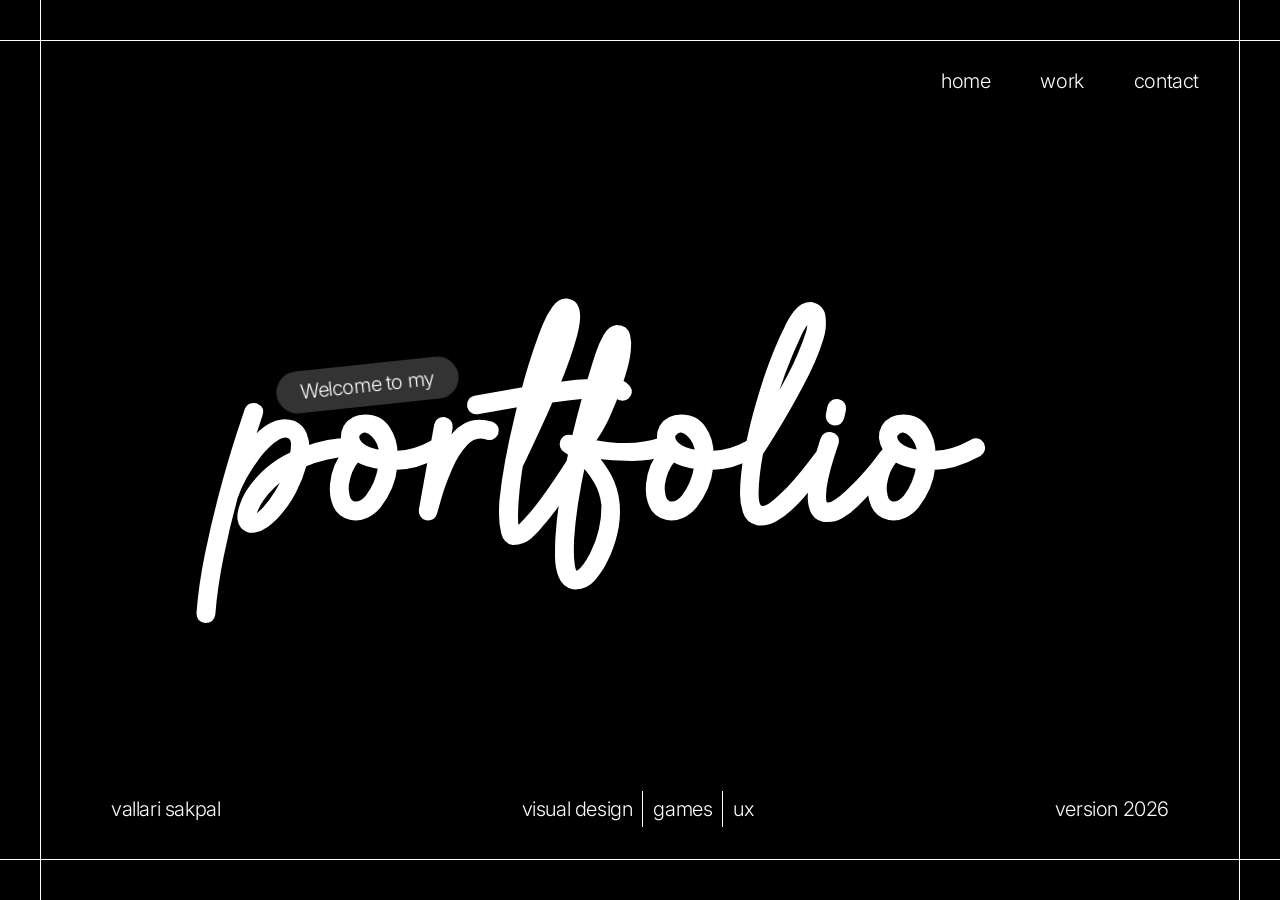
<file: index.html>
<!DOCTYPE html>
<html lang="en">
<head>
  <meta charset="utf-8">
  <meta http-equiv="refresh" content="0; url=portfolio/homepage.html">
  <title>Redirecting...</title>
</head>
<body>
  <a href="portfolio/homepage.html">Click here if you are not redirected</a>
</body>
</html>
</file>
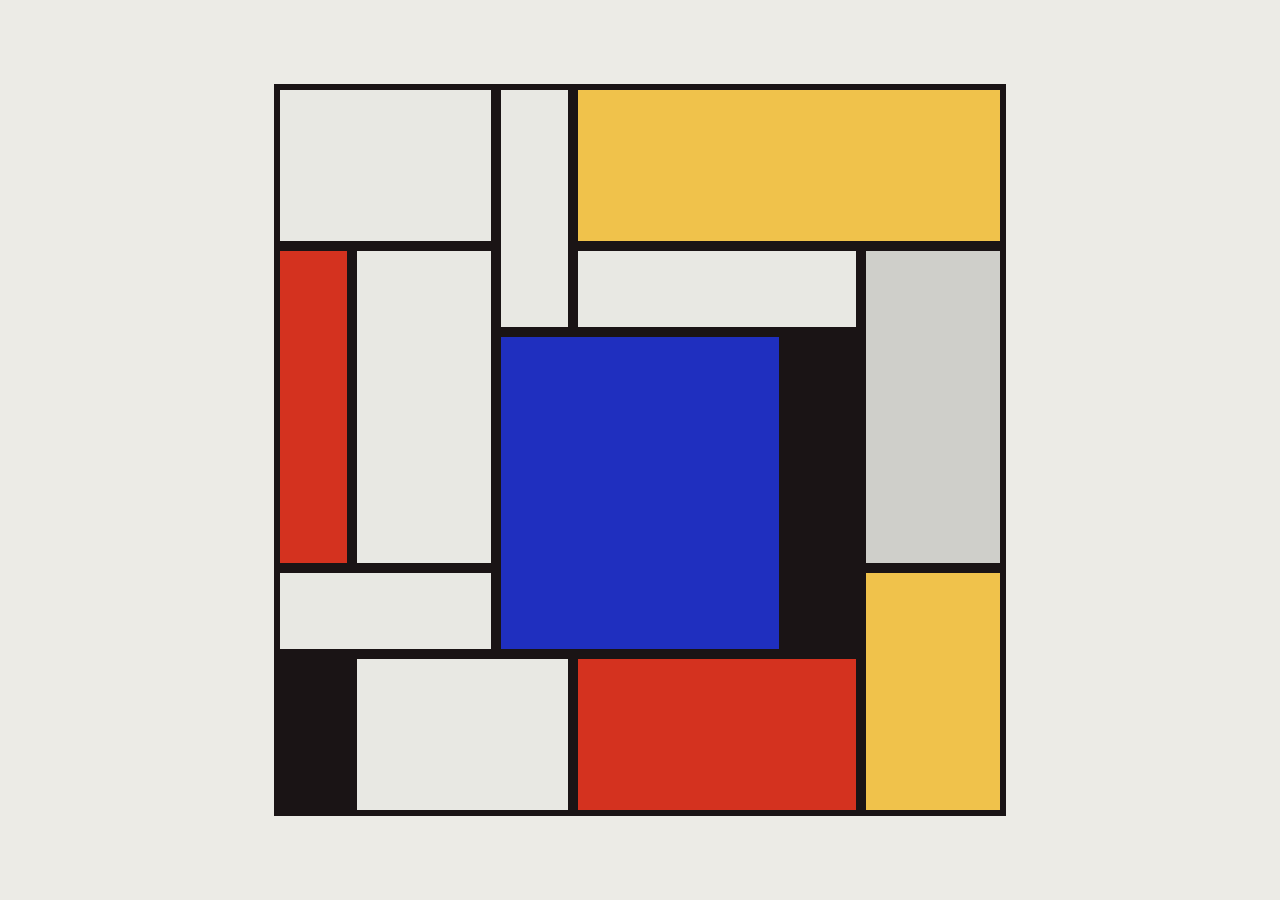
<file: artwork/artwork.html>
<!DOCTYPE html>
<html lang="en">
<head>
  <meta charset="UTF-8">
  <meta name="viewport" content="width=device-width, initial-scale=1">
  <title>My Mondrian</title>
  <style>
    body {
      margin: 0;
      min-height: 100vh;
      display: grid;
      place-items: center;
      background: #ecebe6;
    }

    /* Black gaps between the cells act as the Mondrian lines */
    .wrapper {
      display: grid;
      width: min(92vmin, 720px);
      aspect-ratio: 1 / 1;
      background: #1a1415;
      border: 6px solid #1a1415;
      gap: 10px;
      grid-template-columns: 1fr 2fr 1fr 3fr 1fr 2fr;
      grid-template-rows: 2fr 1fr 3fr 1fr 2fr;
      grid-template-areas:
        "a a b c c c"
        "d e b f f g"
        "d e h h i g"
        "j j h h i k"
        "l m m n n k";
    }

    .a { grid-area: a; background: #e8e8e3; }
    .b { grid-area: b; background: #e8e8e3; }
    .c { grid-area: c; background: #f0c24b; }  /* yellow */
    .d { grid-area: d; background: #d4321f; }  /* red */
    .e { grid-area: e; background: #e8e8e3; }
    .f { grid-area: f; background: #e8e8e3; }
    .g { grid-area: g; background: #cfcfca; }  /* gray */
    .h { grid-area: h; background: #1f2fbf; }  /* big blue plane */
    .i { grid-area: i; background: #1a1415; }  /* black */
    .j { grid-area: j; background: #e8e8e3; }
    .k { grid-area: k; background: #f0c24b; }  /* yellow */
    .l { grid-area: l; background: #1a1415; }  /* black */
    .m { grid-area: m; background: #e8e8e3; }
    .n { grid-area: n; background: #d4321f; }  /* red */
  </style>
</head>
<body>
  <main class="wrapper" role="img"
        aria-label="Original Mondrian-style composition with a large blue plane, red, yellow, black, gray and white blocks.">
    <div class="a"></div>
    <div class="b"></div>
    <div class="c"></div>
    <div class="d"></div>
    <div class="e"></div>
    <div class="f"></div>
    <div class="g"></div>
    <div class="h"></div>
    <div class="i"></div>
    <div class="j"></div>
    <div class="k"></div>
    <div class="l"></div>
    <div class="m"></div>
    <div class="n"></div>
  </main>
</body>
</html>
</file>
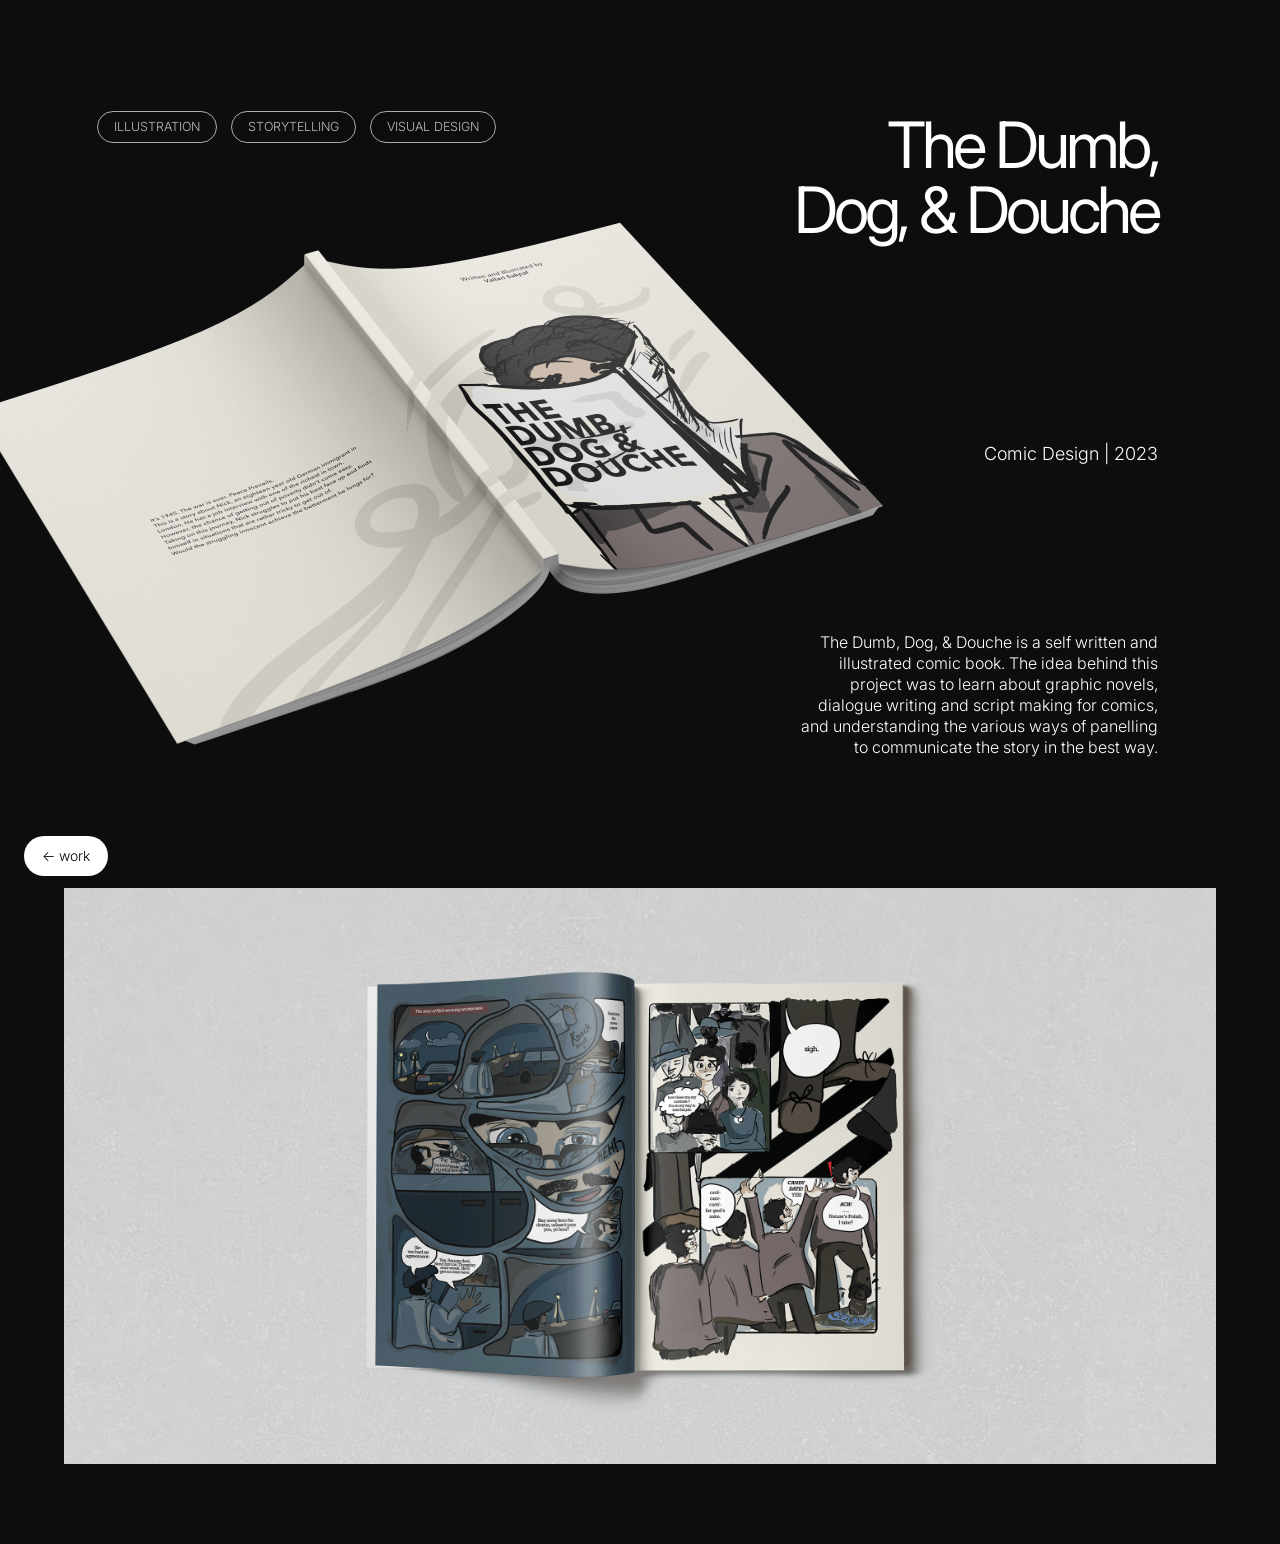
<file: portfolio/comic.html>
<!DOCTYPE html>
<html lang="en">
<head>
  <meta charset="UTF-8">
  <meta name="viewport" content="width=device-width, initial-scale=1">

  <title>The Dumb, Dog, &amp; Douche | Vallari Sakpal</title>

  <link rel="preconnect" href="https://fonts.googleapis.com">
  <link rel="preconnect" href="https://fonts.gstatic.com" crossorigin>

  <link href="https://fonts.googleapis.com/css2?family=Inter:wght@300;400&display=swap" rel="stylesheet">

  <link rel="stylesheet" href="style.css">
</head>

<body class="page-comics">

  <a href="workbase.html" class="back">&larr; work</a>

  <main class="pg">

    <div class="tags">
      <span class="tag">Illustration</span>
      <span class="tag">Storytelling</span>
      <span class="tag">Visual design</span>
    </div>

    <h1 class="c-title">
      The Dumb,<br>
      Dog, &amp; Douche
    </h1>

    <p class="c-meta">Comic Design | 2023</p>

    <p class="c-desc">
      The Dumb, Dog, &amp; Douche is a self written and<br>
      illustrated comic book. The idea behind this<br>
      project was to learn about graphic novels,<br>
      dialogue writing and script making for comics,<br>
      and understanding the various ways of panelling<br>
      to communicate the story in the best way.
    </p>

    <img
      class="shot"
      src="comicMockup.png"
      alt="The Dumb, Dog, &amp; Douche comic book, open"
    >

  </main>


  <!-- full comic in a gif -->
  <div class="comic-animation">
    <img
      src="Comic-animations.gif"
      alt="Comic animation"
      class="comic-gif"
    >
  </div>

</body>
</html>
</file>
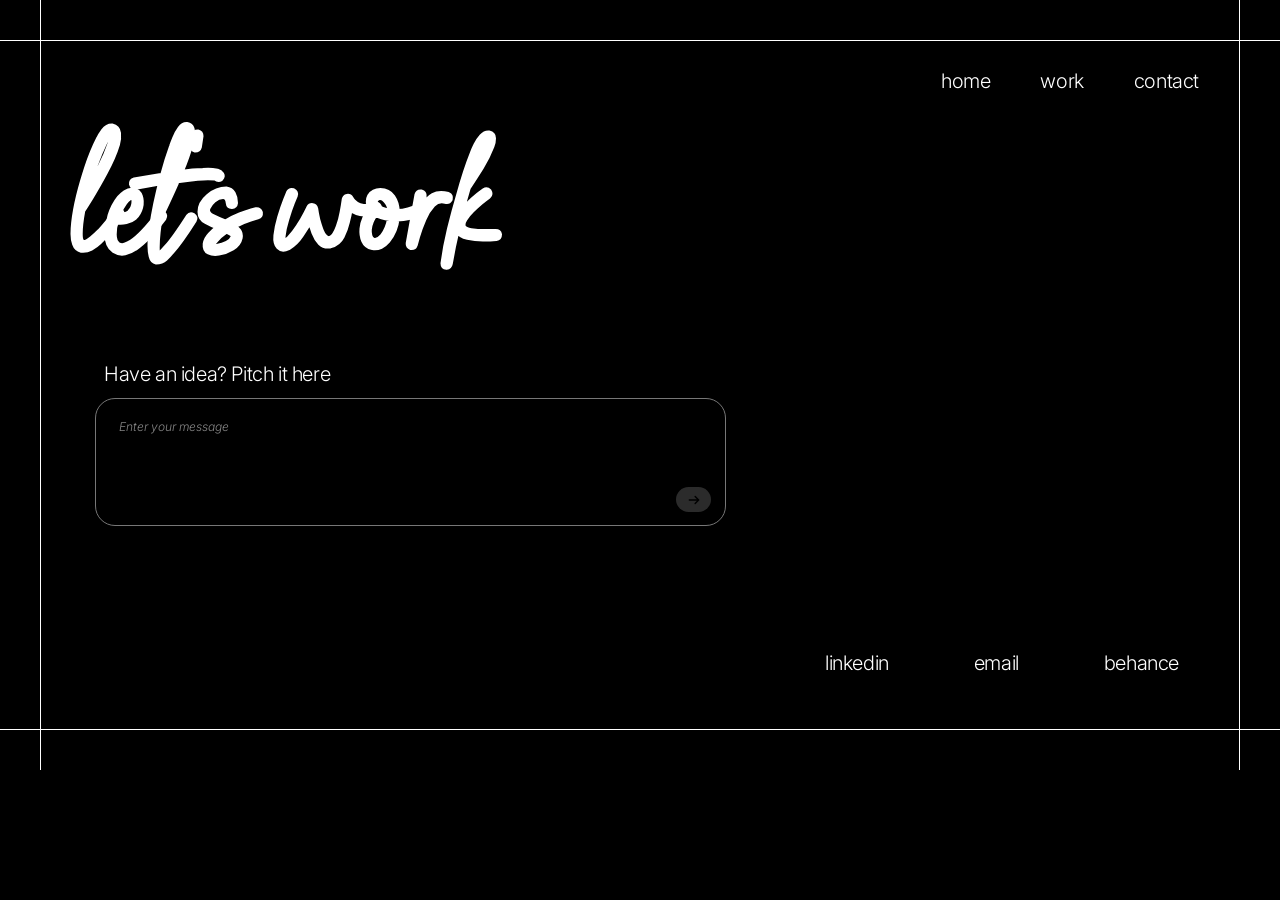
<file: portfolio/contact.html>
<!DOCTYPE html>
<html lang="en">
<head>
  <meta charset="UTF-8">
  <meta name="viewport" content="width=device-width, initial-scale=1">
  <title>Contact | Vallari Sakpal</title>
  <link rel="preconnect" href="https://fonts.googleapis.com">
  <link rel="preconnect" href="https://fonts.gstatic.com" crossorigin>
  <link href="https://fonts.googleapis.com/css2?family=Inter:ital,wght@0,200;0,300;0,600;1,300&display=swap" rel="stylesheet">
  <link rel="stylesheet" href="style.css">
</head>
<body class="page-contact">

  <!-- Grid frame lines -->
  <div class="frame" aria-hidden="true">
    <span class="line v left"></span>
    <span class="line v right"></span>
    <span class="line h top"></span>
    <span class="line h bottom"></span>
  </div>

   <header class="nav">
  <nav class="nav-right">
    <a href="homepage.html" class="nav-link" aria-current="page">home</a>
    <a href="workbase.html" class="nav-link">work</a>
    <a href="contact.html" class="nav-link">contact</a>
  </nav>
</header>

  <main>
    <h1 class="contact-title">let's work</h1>

    <!-- Design prototype: form is not connected to a backend -->
    <form class="pitch" action="#" method="POST">
      <!-- AI used to understand this: action="#" means “submit to this same page" -->

      <label class="pitch-label" for="message">Have an idea? Pitch it here</label>
      <div class="pitch-box">
        <textarea id="message" name="message" placeholder="Enter your message" required></textarea>
        <button type="submit" class="send" aria-label="Send message" disabled>
          <svg viewBox="0 0 24 24" fill="none" stroke-width="2.5" stroke-linecap="round" stroke-linejoin="round" aria-hidden="true">
            <path d="M4 12h16M14 6l6 6-6 6"/>
          </svg>
        </button>
      </div>
    </form>

    <nav class="contact-links">
      <a href="https://www.linkedin.com/in/vallarisakpal" target="_blank" rel="noopener">linkedin</a>
      <a href="mailto:sakpalv@tcd.ie">email</a>
      <a href="https://www.behance.net/vallarisakpal" target="_blank" rel="noopener">behance</a>
    </nav>
  </main>

  <script>
    // Button turns white (enabled) as soon as there is text in the box
    const box = document.getElementById("message");
    const sendBtn = document.querySelector(".send");
    box.addEventListener("input", () => {
      sendBtn.disabled = box.value.trim() === "";
    });
  </script>

</body>
</html>
</file>
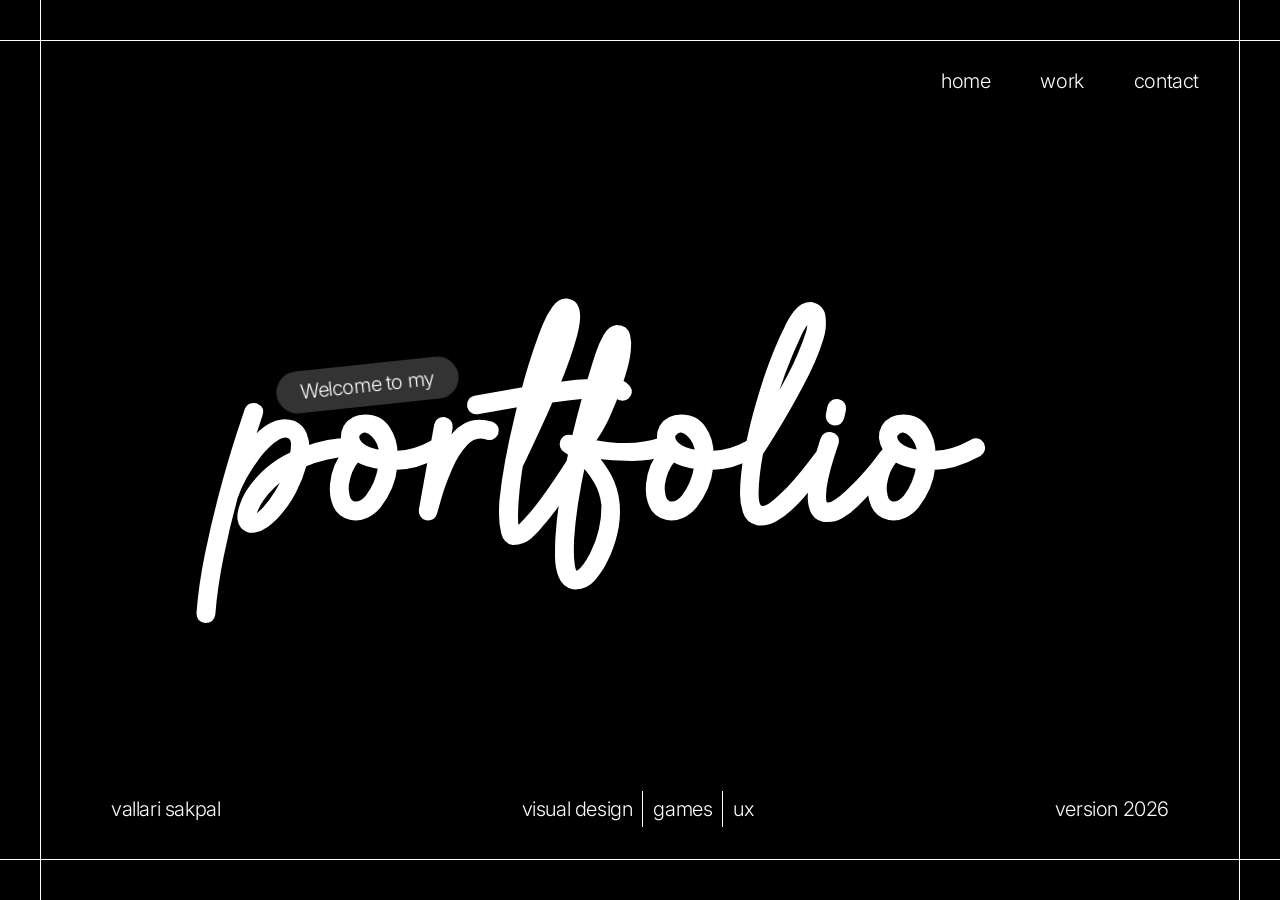
<file: portfolio/homepage.html>
<!DOCTYPE html>
<html lang="en">
<head>
  <meta charset="UTF-8">
  <meta name="viewport" content="width=device-width, initial-scale=1">
  <title>Vallari Sakpal | Portfolio</title>

  <!-- used AI to fix a font loading issue -->
  <link rel="preconnect" href="https://fonts.googleapis.com">
  <link rel="preconnect" href="https://fonts.gstatic.com" crossorigin>
  <link href="https://fonts.googleapis.com/css2?family=Inter:wght@200;300&family=Sacramento&display=swap" rel="stylesheet">
  <link rel="stylesheet" href="style.css">
</head>
<body class="page-home">

  <!-- Grid frame lines (shared on every page) -->
  <div class="frame" aria-hidden="true">
    <span class="line v left"></span>
    <span class="line v right"></span>
    <span class="line h top"></span>
    <span class="line h bottom"></span>
  </div>

  <header class="nav">
  <nav class="nav-right">
    <a href="homepage.html" class="nav-link" aria-current="page">home</a>
    <a href="workbase.html" class="nav-link">work</a>
    <a href="contact.html" class="nav-link">contact</a>
  </nav>
</header>

  <main class="hero">
    <h1 class="hero-title">
      <span class="pill">Welcome to my</span>
      <span class="script">portfolio</span>
    </h1>
  </main>

  <footer class="foot">
    <p>vallari sakpal</p>
    <p class="skills">visual design <i></i> games <i></i> ux</p>
    <p>version 2026</p>
  </footer>

</body>
</html>
</file>
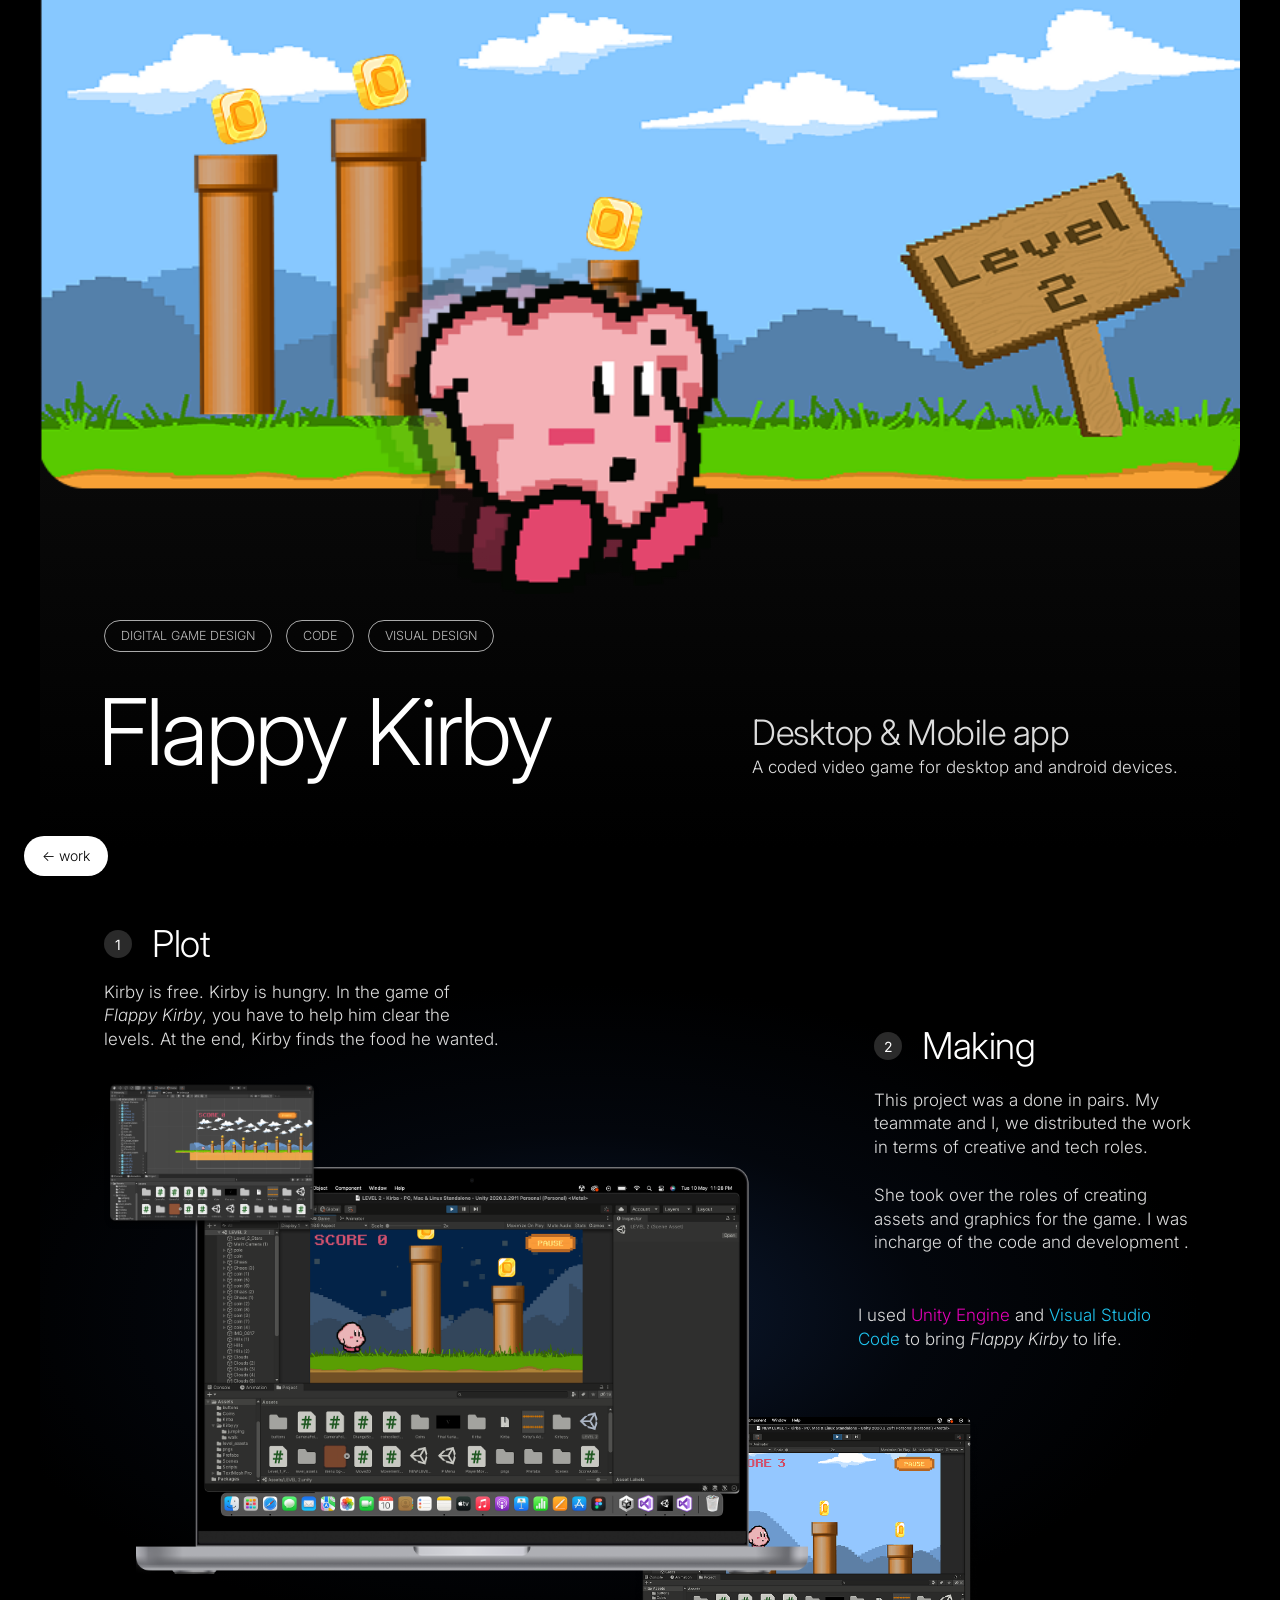
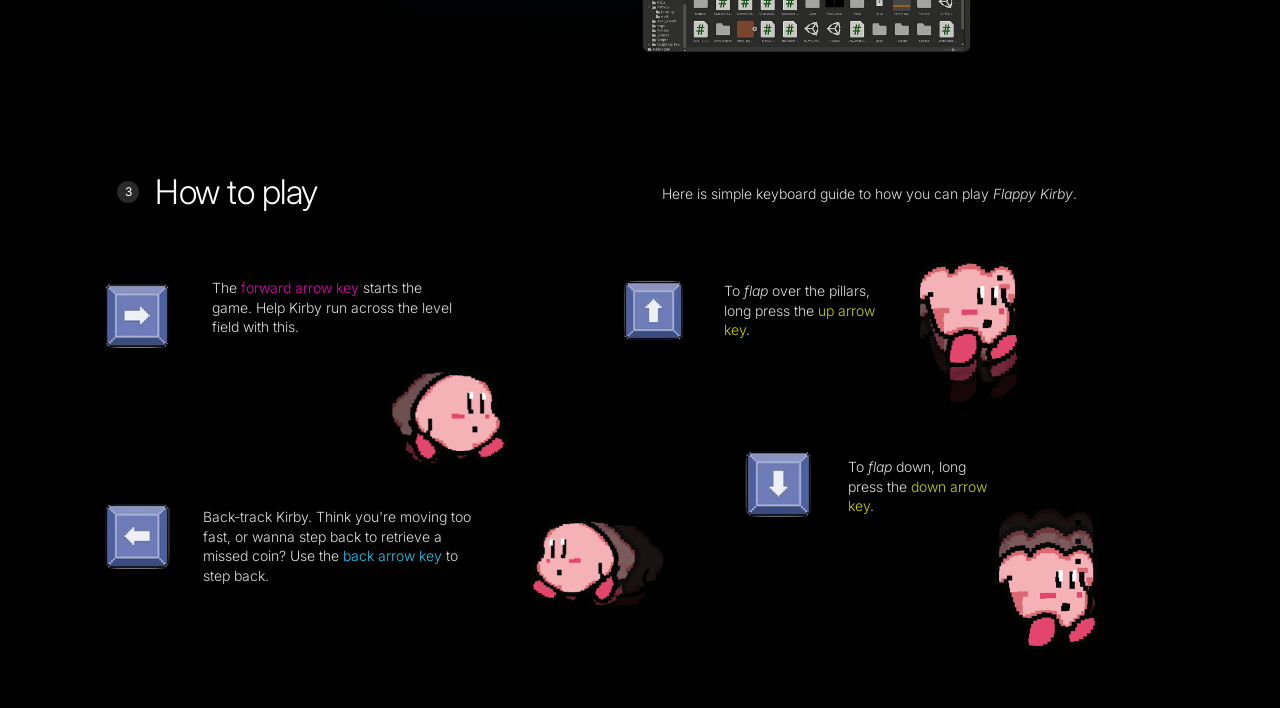
<file: portfolio/kirby.html>
<!DOCTYPE html>
<html lang="en">
<head>
  <meta charset="UTF-8">
  <meta name="viewport" content="width=device-width, initial-scale=1">
  <title>Flappy Kirby | Vallari Sakpal</title>
  <link rel="preconnect" href="https://fonts.googleapis.com">
  <link rel="preconnect" href="https://fonts.gstatic.com" crossorigin>
  <link href="https://fonts.googleapis.com/css2?family=Inter:ital,wght@0,300;0,400;1,300&display=swap" rel="stylesheet">
  <link rel="stylesheet" href="style.css">
</head>
<body class="page-kirby">

  <a href="workbase.html" class="back">&larr; work</a>

  <!-- PAGE 1: HEADER -->
  <section class="pg k-intro">
    <img class="hero-img" src="KirbyheaderBg.png" alt="Flappy Kirby game scene">

    <div class="tags" style="left:64px; top:620px; right:auto;">
      <span class="tag">Digital game design</span>
      <span class="tag">Code</span>
      <span class="tag">Visual design</span>
    </div>

    <h1 class="k-title">Flappy Kirby</h1>
    <p class="k-sub">Desktop &amp; Mobile app</p>
    <p class="k-desc">A coded video game for desktop and android devices.</p>
  </section>

  <!-- PAGE 2: PLOT + MAKING -->
  <section class="pg k-making">
    <div class="block" style="left:64px; top:76px;">
      <h2 class="h"><span class="badge">1</span>Plot</h2>
      <p class="text" style="width:395px; margin-top:16px;">Kirby is free. Kirby is hungry. In the game of <em>Flappy Kirby</em>, you have to help him clear the levels. At the end, Kirby finds the food he wanted.</p>
    </div>

    <div class="block" style="left:834px; top:178px;">
      <h2 class="h"><span class="badge">2</span>Making</h2>
      <p class="text" style="width:325px; margin-top:22px;">This project was a done in pairs. My teammate and I, we distributed the work in terms of creative and tech roles.<br><br>She took over the roles of creating assets and graphics for the game. I was incharge of the code and development .</p>
    </div>

    <p class="text" style="position:absolute; left:818px; top:456px; width:310px;">I used <span class="mag">Unity Engine</span> and <span class="cyan">Visual Studio Code</span> to bring <em>Flappy Kirby</em> to life.</p>

    <img class="shot" src="kirbyLaptop3.png" alt="Unity scene editor" style="left:594px; top:569px; width:345px; z-index:1;">
    <img class="shot" src="kirbyLaptop1.png" alt="MacBook with Flappy Kirby" style="left:96px; top:319px; width:672px; z-index:2;">
    <img class="shot" src="kirbyLaptop2.png" alt="Flappy Kirby level in Unity" style="left:64px; top:234px; width:216px; z-index:3;">
  </section>

  <!-- PAGE 3: HOW TO PLAY  -->
  <section class="pg k-play" style="height:612px;">
    <h2 class="h sm" style="position:absolute; left:77px; top:77px;"><span class="badge sm">3</span>How to play</h2>
    <p class="text tiny" style="position:absolute; left:622px; top:88px; width:520px;">Here is simple keyboard guide to how you can play <em>Flappy Kirby</em>.</p>

    <!-- forward -->
    <img class="key" src="rightArrow.png" alt="Right arrow key" style="left:61px; top:182px;">
    <p class="text tiny" style="position:absolute; left:172px; top:182px; width:250px;">The <span class="mag">forward arrow key</span> starts the game. Help Kirby run across the level field with this.</p>
    <img class="shot" src="kirbyForward.png" alt="Kirby running forward" style="left:340px; top:256px; width:138px;">

    <!-- back -->
    <img class="key" src="leftArrow.png" alt="Left arrow key" style="left:61px; top:407px;">
    <p class="text tiny" style="position:absolute; left:163px; top:411px; width:280px;">Back-track Kirby. Think you're moving too fast, or wanna step back to retrieve a missed coin? Use the <span class="cyan">back arrow key</span> to step back.</p>
    <img class="shot" src="kirbyBack.png" alt="Kirby stepping back" style="left:480px; top:406px; width:152px;">

    <!-- up -->
    <img class="key" src="upArrow.png" alt="Up arrow key" style="left:578px; top:181px;">
    <p class="text tiny" style="position:absolute; left:684px; top:185px; width:170px;">To <em>flap</em> over the pillars, long press the <span class="lime">up arrow key</span>.</p>
    <img class="shot" src="kirbyFlying.png" alt="Kirby flapping upward" style="left:868px; top:160px; width:116px;">

    <!-- down -->
    <img class="key" src="downArrow.png" alt="Down arrow key" style="left:703px; top:353px;">
    <p class="text tiny" style="position:absolute; left:808px; top:361px; width:150px;">To <em>flap</em> down, long press the <span class="lime">down arrow key</span>.</p>
    <img class="shot" src="kirbyDown.png" alt="Kirby flapping downward" style="left:947px; top:405px; width:115px;">
  </section>

</body>
</html>
</file>
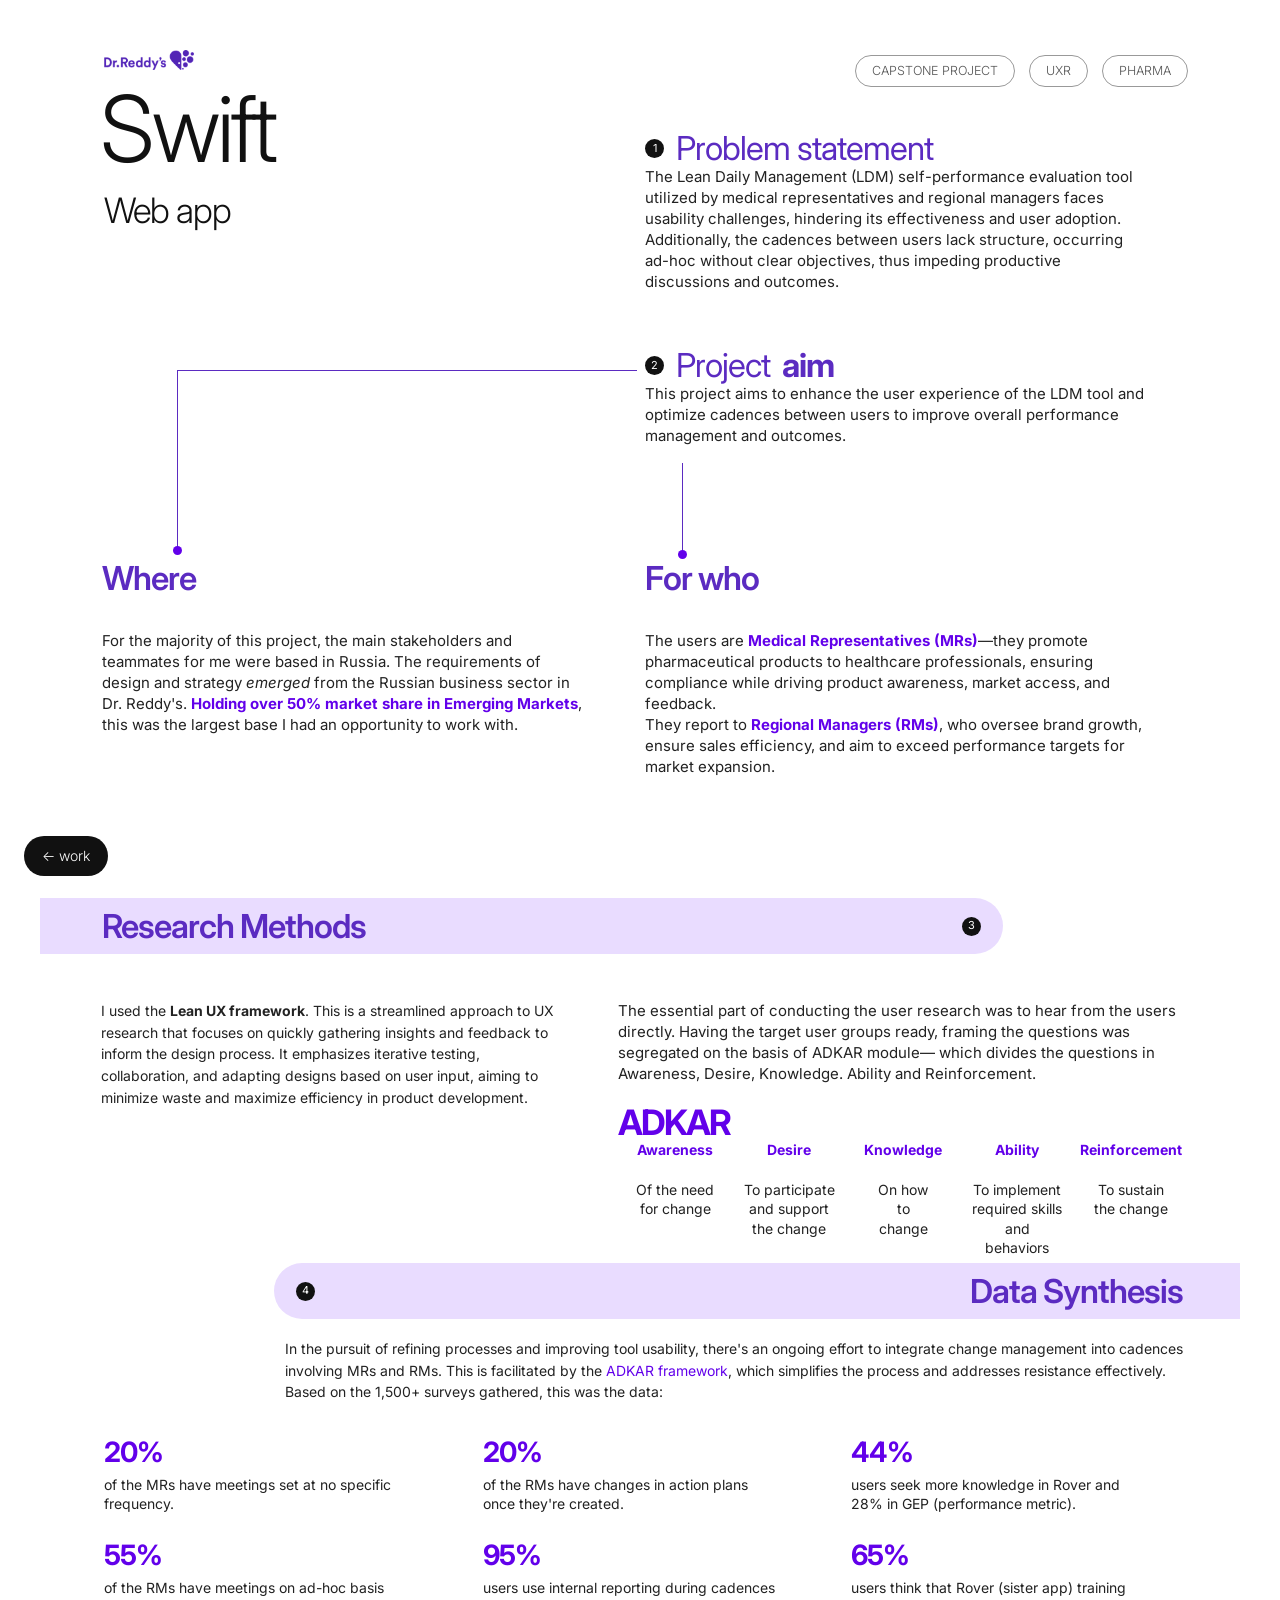
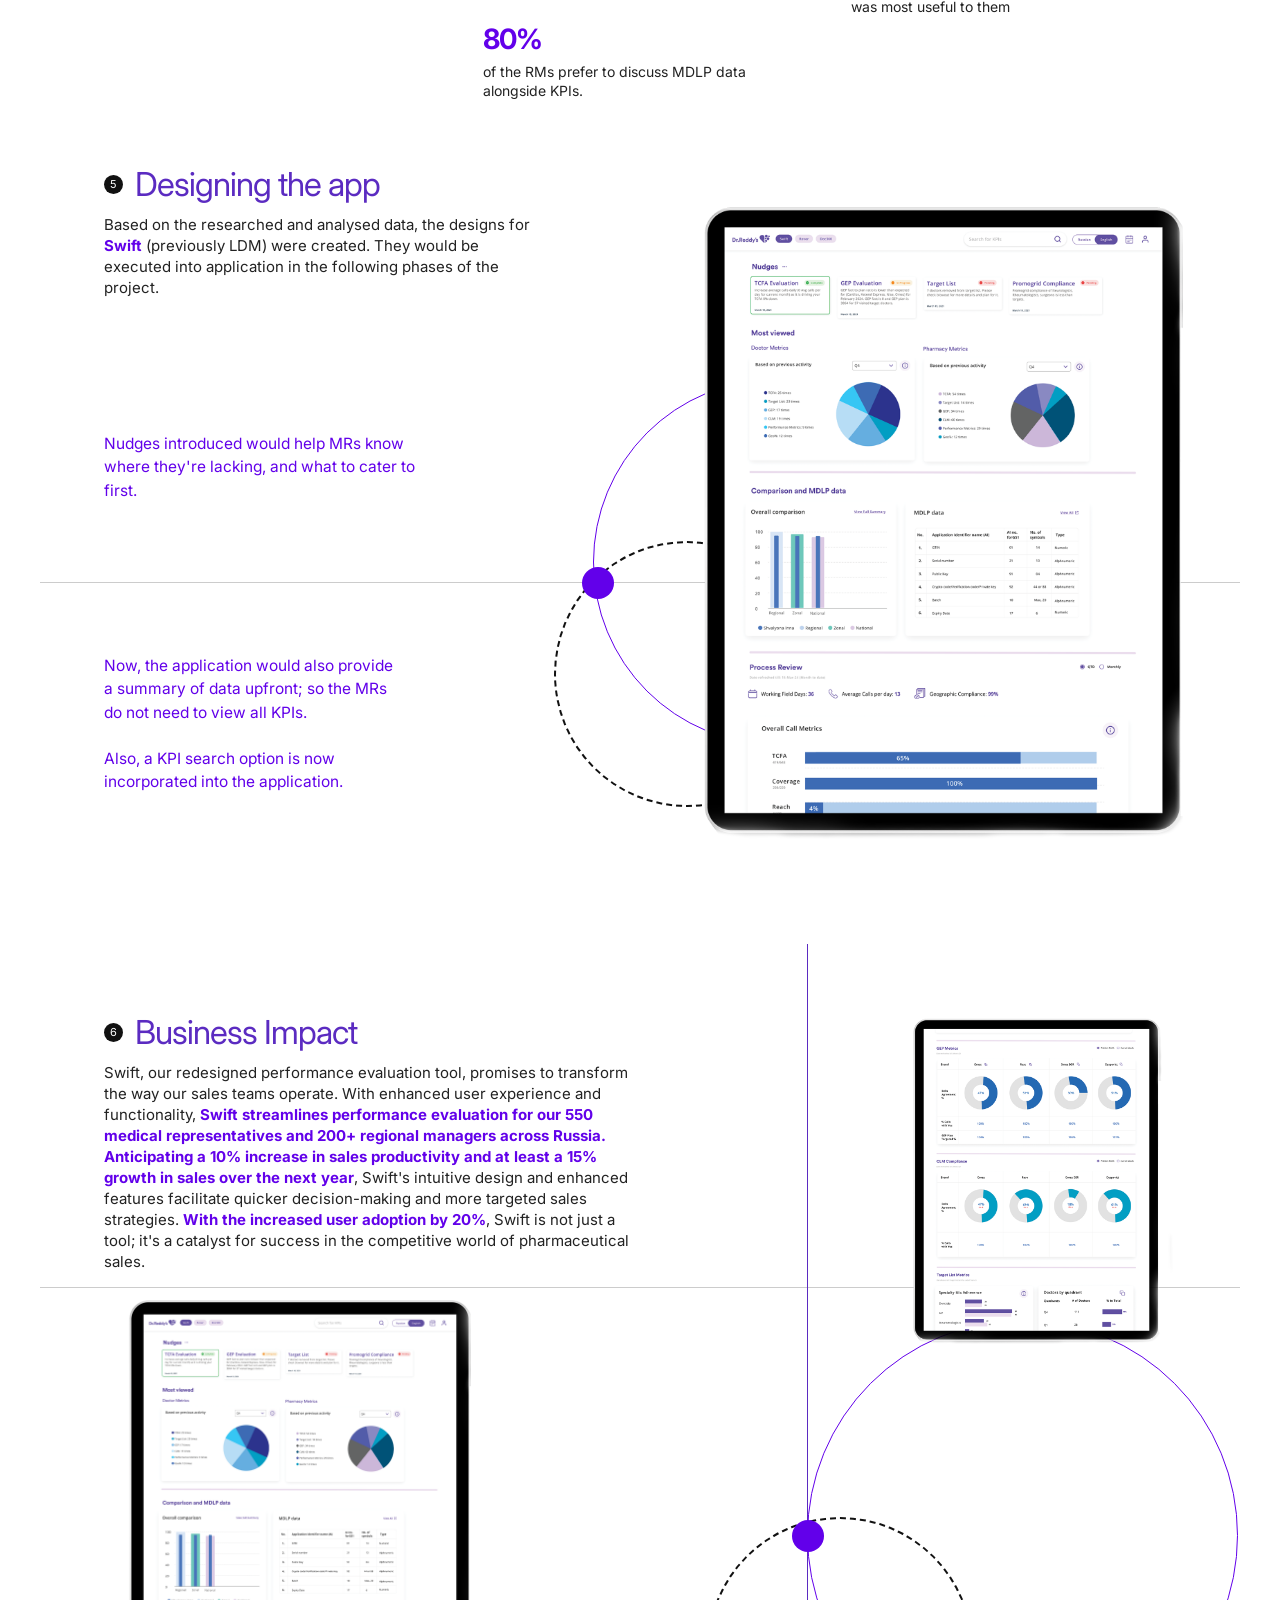
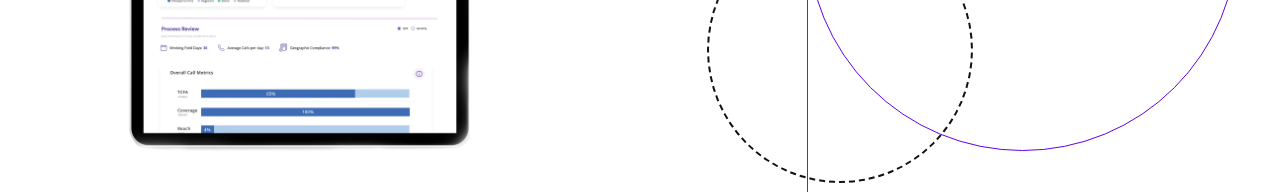
<file: portfolio/swift.html>
<!DOCTYPE html>
<html lang="en">
<head>
  <meta charset="UTF-8">
  <meta name="viewport" content="width=device-width, initial-scale=1">
  <title>Swift | Vallari Sakpal</title>
  <link rel="preconnect" href="https://fonts.googleapis.com">
  <link rel="preconnect" href="https://fonts.gstatic.com" crossorigin>
  <link href="https://fonts.googleapis.com/css2?family=Inter:wght@300;400;600;700&display=swap" rel="stylesheet">
  <link rel="stylesheet" href="style.css">
</head>
<body class="page-swift">

  <a href="workbase.html" class="back">&larr; work</a>

  <!-- ================= PAGE 1: INTRO ================= -->
  <section class="pg">
    <div class="map"></div>

    <img class="logo" src="DRLpurplelogo.png" alt="Dr. Reddy's Lab" style="left:64px; top:50px; width:90px">
    <h1 class="title">Swift</h1>
    <p class="subtitle">Web app</p>

    <div class="tags">
      <span class="tag">Capstone project</span>
      <span class="tag">UXR</span>
      <span class="tag">Pharma</span>
    </div>

    <div class="block" style="left:605px; top:130px;">
      <h2 class="h"><span class="badge">1</span>Problem statement</h2>
      <p class="text" style="width:495px;">The Lean Daily Management (LDM) self-performance evaluation tool utilized by medical representatives and regional managers faces usability challenges, hindering its effectiveness and user adoption. Additionally, the cadences between users lack structure, occurring ad-hoc without clear objectives, thus impeding productive discussions and outcomes.</p>
    </div>

    <div class="block" style="left:605px; top:347px;">
      <h2 class="h"><span class="badge">2</span>Project <b>aim</b></h2>
      <p class="text" style="width:535px;">This project aims to enhance the user experience of the LDM tool and optimize cadences between users to improve overall performance management and outcomes.</p>
    </div>

    <!-- connector lines -->
    <span class="vline" style="left:137px; top:370px; width:460px; height:1px;"></span>
    <span class="vline" style="left:137px; top:370px; width:1px; height:180px;"></span>
    <span class="dot small" style="left:133px; top:546px;"></span>
    <span class="vline" style="left:642px; top:463px; width:1px; height:90px;"></span>
    <span class="dot small" style="left:638px; top:550px;"></span>

    <div class="block" style="left:62px; top:560px;">
      <h2 class="h bold">Where</h2>
      <p class="text" style="width:490px; margin-top:34px;">For the majority of this project, the main stakeholders and teammates for me were based in Russia. The requirements of design and strategy <em>emerged</em> from the Russian business sector in Dr. Reddy's. <b class="hl">Holding over 50% market share in Emerging Markets</b>, this was the largest base I had an opportunity to work with.</p>
    </div>

    <div class="block" style="left:605px; top:560px;">
      <h2 class="h bold">For who</h2>
      <p class="text" style="width:500px; margin-top:34px;">The users are <b class="hl">Medical Representatives (MRs)</b>—they promote pharmaceutical products to healthcare professionals, ensuring compliance while driving product awareness, market access, and feedback.<br>They report to <b class="hl">Regional Managers (RMs)</b>, who oversee brand growth, ensure sales efficiency, and aim to exceed performance targets for market expansion.</p>
    </div>
  </section>

  <!-- ================= PAGE 2: RESEARCH ================= -->
  <section class="pg">
    <div class="band band-left">
      <h2 class="h bold">Research Methods</h2>
      <span class="badge">3</span>
    </div>

    <p class="text small" style="position:absolute; left:61px; top:152px; width:470px;">I used the <b>Lean UX framework</b>. This is a streamlined approach to UX research that focuses on quickly gathering insights and feedback to inform the design process. It emphasizes iterative testing, collaboration, and adapting designs based on user input, aiming to minimize waste and maximize efficiency in product development.</p>

    <p class="text" style="position:absolute; left:578px; top:152px; width:570px;">The essential part of conducting the user research was to hear from the users directly. Having the target user groups ready, framing the questions was segregated on the basis of ADKAR module— which divides the questions in Awareness, Desire, Knowledge. Ability and Reinforcement.</p>

    <h3 class="adkar" style="left:578px; top:250px;">ADKAR</h3>
    <div class="adkar-grid" style="left:578px; top:292px;">
      <div><b>Awareness</b><p>Of the need<br>for change</p></div>
      <div><b>Desire</b><p>To participate<br>and support<br>the change</p></div>
      <div><b>Knowledge</b><p>On how<br>to<br>change</p></div>
      <div><b>Ability</b><p>To implement<br>required skills and<br>behaviors</p></div>
      <div><b>Reinforcement</b><p>To sustain<br>the change</p></div>
    </div>

    <div class="band band-right">
      <span class="badge">4</span>
      <h2 class="h bold">Data Synthesis</h2>
    </div>

    <p class="text small" style="position:absolute; left:245px; top:490px; width:900px;">In the pursuit of refining processes and improving tool usability, there's an ongoing effort to integrate change management into cadences involving MRs and RMs. This is facilitated by the <span class="link">ADKAR framework</span>, which simplifies the process and addresses resistance effectively. Based on the 1,500+ surveys gathered, this was the data:</p>

    <div class="stats">
      <div class="col" style="left:64px;">
        <div class="stat"><b>20%</b><p>of the MRs have meetings set at no specific frequency.</p></div>
        <div class="stat"><b>55%</b><p>of the RMs have meetings on ad-hoc basis</p></div>
      </div>
      <div class="col" style="left:443px;">
        <div class="stat"><b>20%</b><p>of the RMs have changes in action plans once they're created.</p></div>
        <div class="stat"><b>95%</b><p>users use internal reporting during cadences</p></div>
        <div class="stat"><b>80%</b><p>of the RMs prefer to discuss MDLP data alongside KPIs.</p></div>
      </div>
      <div class="col" style="left:811px;">
        <div class="stat"><b>44%</b><p>users seek more knowledge in Rover and 28% in GEP (performance metric).</p></div>
        <div class="stat"><b>65%</b><p>users think that Rover (sister app) training was most useful to them</p></div>
      </div>
    </div>
  </section>

  <!-- ================= PAGE 3: DESIGNING THE APP ================= -->
  <section class="pg">
    <span class="hline" style="top:486px;"></span>
    <span class="ring solid" style="left:553px; top:283px; width:366px; height:366px;"></span>
    <span class="ring dashed" style="left:514px; top:445px; width:266px; height:266px;"></span>
    <span class="dot big" style="left:542px; top:471px;"></span>

    <div class="block" style="left:64px; top:70px;">
      <h2 class="h"><span class="badge">5</span>Designing the app</h2>
      <p class="text" style="width:430px; margin-top:12px;">Based on the researched and analysed data, the designs for <b class="hl">Swift</b> (previously LDM) were created. They would be executed into application in the following phases of the project.</p>
    </div>

    <p class="note" style="left:64px; top:336px; width:320px;">Nudges introduced would help MRs know where they're lacking, and what to cater to first.</p>
    <p class="note" style="left:64px; top:558px; width:300px;">Now, the application would also provide a summary of data upfront; so the MRs do not need to view all KPIs.<br><br>Also, a KPI search option is now incorporated into the application.</p>

    <img class="shot" src="ldm1.png" alt="Swift app design on a tablet" style="left:653px; top:107px; width:490px;">
  </section>

  <!-- ================= PAGE 4: BUSINESS IMPACT ================= -->
  <section class="pg">
    <span class="hline" style="top:343px;"></span>
    <span class="vline" style="left:767px; top:0; width:1px; height:848px;"></span>
    <span class="ring solid" style="left:767px; top:376px; width:431px; height:431px;"></span>
    <span class="ring dashed" style="left:667px; top:573px; width:266px; height:266px;"></span>
    <span class="dot big" style="left:752px; top:576px;"></span>

    <div class="block" style="left:64px; top:70px;">
      <h2 class="h"><span class="badge">6</span>Business Impact</h2>
      <p class="text" style="width:545px; margin-top:12px;">Swift, our redesigned performance evaluation tool, promises to transform the way our sales teams operate. With enhanced user experience and functionality, <b class="hl">Swift streamlines performance evaluation for our 550 medical representatives and 200+ regional managers across Russia. Anticipating a 10% increase in sales productivity and at least a 15% growth in sales over the next year</b>, Swift's intuitive design and enhanced features facilitate quicker decision-making and more targeted sales strategies. <b class="hl">With the increased user adoption by 20%</b>, Swift is not just a tool; it's a catalyst for success in the competitive world of pharmaceutical sales.</p>
    </div>

    <img class="shot" src="ldm1.png" alt="Swift dashboard, tablet view" style="left:81px; top:353px; width:350px;">
    <img class="shot" src="ldm2.png" alt="Swift metrics, tablet view" style="left:846px; top:57px; width:298px;">
  </section>

</body>
</html>
</file>
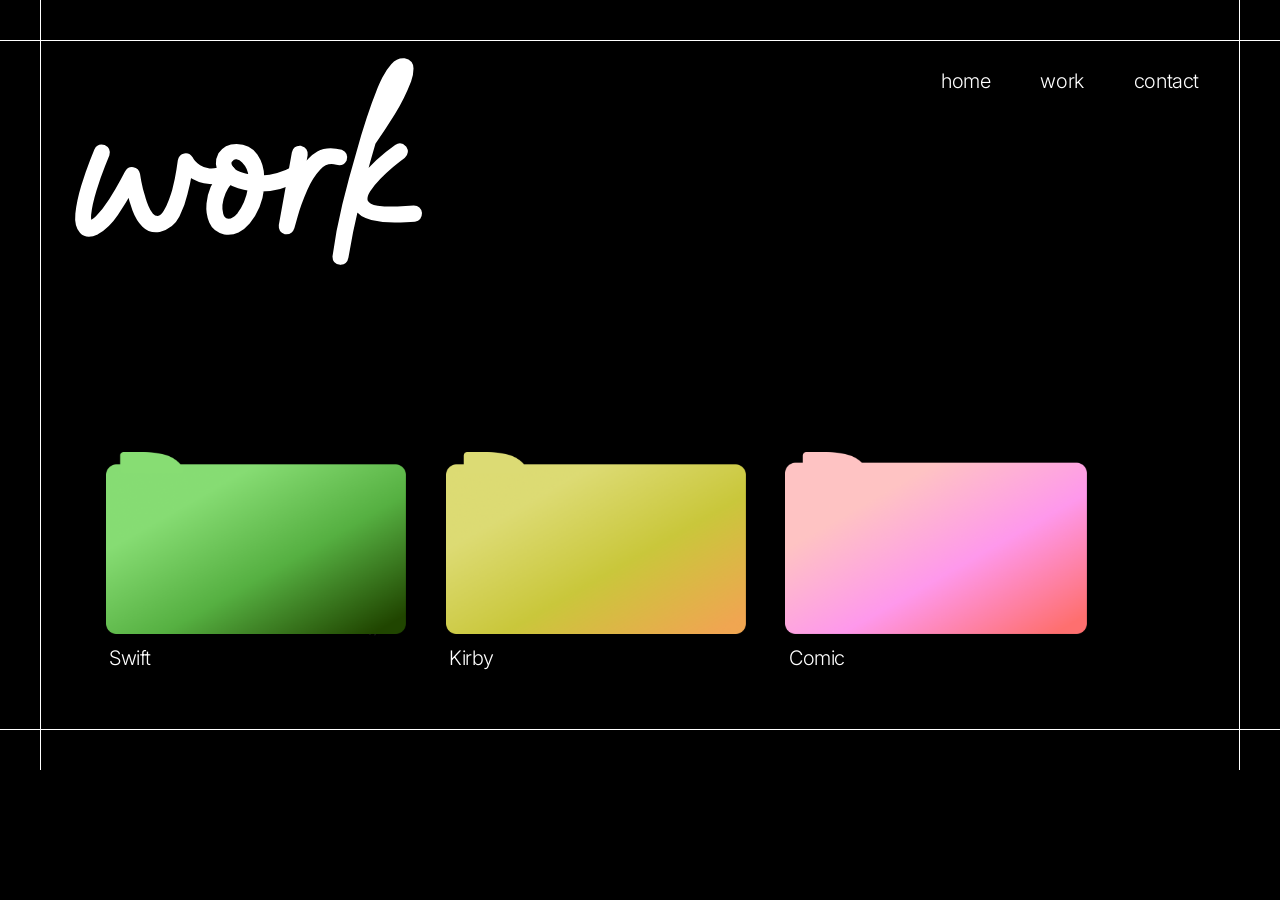
<file: portfolio/workbase.html>
<!DOCTYPE html>
<html lang="en">
<head>
  <meta charset="UTF-8">
  <meta name="viewport" content="width=device-width, initial-scale=1">

  <title>Work | Vallari Sakpal</title>

  <link rel="preconnect" href="https://fonts.googleapis.com">
  <link rel="preconnect" href="https://fonts.gstatic.com" crossorigin>
  <link href="https://fonts.googleapis.com/css2?family=Inter:wght@200;300;600&display=swap" rel="stylesheet">

  <link rel="stylesheet" href="style.css">
</head>

<body class="page-work">

  <!-- Grid frame lines -->
  <div class="frame" aria-hidden="true">
    <span class="line v left"></span>
    <span class="line v right"></span>
    <span class="line h top"></span>
    <span class="line h bottom"></span>
  </div>

  <!-- Navigation -->
   <header class="nav">
  <nav class="nav-right">
    <a href="homepage.html" class="nav-link" aria-current="page">home</a>
    <a href="workbase.html" class="nav-link">work</a>
    <a href="contact.html" class="nav-link">contact</a>
  </nav>
</header>

  <!-- Main content -->
  <main>
    <h1 class="work-title">work</h1>

    <!-- Project folders -->
    <div class="folders">

      <!-- Swift: Green folder with project previews -->
      <a href="swift.html" class="folder-link">

        <div class="folder-preview" aria-hidden="true">
          <img src="ldm1.png" alt="" class="preview-image image-one">
          <img src="ldm2.png" alt="" class="preview-image image-two">
          <img src="ldm1Cropped.png" alt="" class="preview-image image-three">
        </div>

        <img src="greenFolder.png" alt="" class="folder swift">

        <span class="folder-name">Swift</span>
      </a>

      
      <!-- Kirby: Yellow folder with project preview -->
       <a href="kirby.html" class="folder-link">

      <div class="folder-preview" aria-hidden="true">
      <img src="kirbyDown.png" alt="" class="preview-image kirby-preview">
     </div>

     <img src="yellowFolder.png" alt="" class="folder kirby">

     <span class="folder-name">Kirby</span>
     </a>


      <!-- Comic: Pink folder with project previews -->
     <a href="comic.html" class="folder-link">

      <div class="folder-preview" aria-hidden="true">
     <img src="page2.jpg" alt="" class="preview-image image-one">
     <img src="page3.jpg" alt="" class="preview-image image-two">
     <img src="page7.jpg" alt="" class="preview-image image-three">
     </div>
  
     <img src="pinkFolder.png" alt="" class="folder comic">

     <span class="folder-name">Comic</span>
     </a>

    </div>
  </main>

</body>
</html>
</file>
<file: portfolio/style.css>
/* ==========================================================
   PORTFOLIO STYLESHEET (single external stylesheet)
   Used by every page.

   Sections, in order:
     1. SHARED         fonts and resets used on every page
     2. MAIN PAGES     homepage, work index, contact
     3. PROJECT PAGES  swift, kirby, comic

   Each page's <body> has a class (page-home, page-work,
   page-contact, page-swift, page-kirby, page-comics) so that
   page-specific styles stay separate and don't override
   each other.
   ========================================================== */


/* ==========================================================
   1. SHARED STYLES
   ========================================================== */

/* ---------- Font ---------- */
@font-face {
  font-family: "Katherine Thompson";
  src: url("katherine-thompson-demo.demo.ttf") format("truetype");
  font-weight: normal;
  font-style: normal;
  font-display: swap;
}

/* ---------- Reset ---------- */
* {
  box-sizing: border-box;
  margin: 0;
  padding: 0;
}

a {
  text-decoration: none;
}


/* ==========================================================
   2. MAIN PAGES
   Homepage, Work index, Contact
   ========================================================== */

/* ---------- Base (main pages: black background) ---------- */
body.page-home,
body.page-work,
body.page-contact {
  background: #000;
  color: #fff;
  font-family: "Inter", sans-serif;
  font-weight: 300;
  font-size: 20px;
  line-height: 1;
  letter-spacing: -0.4px;
  min-height: 100vh;
  overflow-x: hidden;
}

.page-home a,
.page-work a,
.page-contact a {
  color: #fff;
}

.page-home a:hover,
.page-work a:hover,
.page-contact a:hover {
  opacity: 0.6;
}

/* ---------- Frame Lines ---------- */
.frame {
  position: fixed;
  top: 0;
  left: 0;
  right: 0;
  bottom: 0;
  pointer-events: none;
  z-index: 1;
}

.line {
  position: absolute;
  background: #fff;
}

.line.v {
  top: 0;
  bottom: 0;
  width: 1px;
}

.line.h {
  left: 0;
  right: 0;
  height: 1px;
}

.line.left {
  left: 40px;
}

.line.right {
  right: 40px;
}

.line.top {
  top: 40px;
}

.line.bottom {
  bottom: 40px;
}

/* ---------- Navigation ---------- */
.nav {
  position: fixed;
  top: 41px;
  left: 41px;
  right: 41px;
  height: 80px;
  padding: 0 40px;
  display: flex;
  align-items: center;
  justify-content: flex-end;
  z-index: 2;
}

.nav-right {
  display: flex;
  gap: 50px;
}

/* ---------- Hero ---------- */
.hero {
  min-height: 100vh;
  display: flex;
  align-items: center;
  justify-content: center;
}

.hero-title {
  position: relative;
  font-weight: 400;
  left: -35px;
}

.script {
  display: block;
  font-family: "Katherine Thompson", cursive;
  font-size: 175px;
  line-height: 1.1;
  letter-spacing: 0;
  -webkit-text-stroke: 6px #fff;
}

.pill {
  position: absolute;
  top: 10px;
  left: 40px;
  z-index: 2;
  padding: 11px 24px;
  background: #333;
  border-radius: 999px;
  font-family: "Inter", sans-serif;
  font-size: 20px;
  font-weight: 300;
  transform: rotate(-6deg);
  white-space: nowrap;
}

/* ---------- Footer ---------- */
.foot {
  position: fixed;
  left: 41px;
  right: 41px;
  bottom: 41px;
  height: 100px;
  padding: 0 70px;
  display: flex;
  align-items: center;
  justify-content: space-between;
  z-index: 2;
}

.skills {
  display: flex;
  align-items: center;
  gap: 10px;
}

.skills i {
  display: inline-block;
  width: 1px;
  height: 36px;
  background: #fff;
}

/* =====================================================
   WORK PAGE
   ===================================================== */

/* Active navigation link */
.nav-link.active {
  font-weight: 600;
}

/* Page layout */
body.page-work {
  position: relative;
  min-height: 770px;
}

.page-work .frame,
.page-work .nav {
  position: absolute;
}

/* Work heading */
.work-title {
  position: absolute;
  top: 100px;
  left: 90px;
  font-family: "Katherine Thompson", cursive;
  font-weight: normal;
  font-size: 150px;
  line-height: 1;
  letter-spacing: -5px;
  -webkit-text-stroke: 5px #fff;
}

/* Folder row */
.folders {
  position: absolute;
  top: 452px;
  left: 105px;
  display: flex;
  gap: 38px;
}

.folder-link {
  position: relative;
  display: block;
  width: 302px;
  flex-shrink: 0;
  transition: transform 0.25s ease;
}

.page-work .folder-link:hover {      /* <-- this goes here */
  transform: translateY(-8px);
  opacity: 1;
}

.folder-link:focus-visible {
  outline: 1px solid #fff;
  outline-offset: 8px;
}

/* Coloured folder images */
.folder {
  position: relative;
  z-index: 2;
  display: block;
  width: 302px;
  height: 182px;
  object-fit: contain;
}

/* Project folder labels */
.folder-name {
  position: relative;
  z-index: 3;
  display: block;
  margin-top: 14px;
  padding-left: 4px;
  font-size: 20px;
}

/* ---------- Swift Project Previews ---------- */

/* Preview area behind the green folder */
.folder-preview {
  position: absolute;
  left: 0;
  bottom: 60px;
  width: 302px;
  height: 180px;
  z-index: 1;
  pointer-events: none;
}

/* Individual project images */
.preview-image {
  position: absolute;
  bottom: 0;
  width: 150px;
  height: 145px;
  object-fit: contain;
  object-position: center bottom;
  transition: transform 0.35s ease;
}

/* Initial positions */
.image-one {
  left: 15px;
  transform: translateY(15px) rotate(-10deg);
}

.image-two {
  left: 76px;
  transform: translateY(15px) rotate(2deg);
}

.image-three {
  left: 145px;
  transform: translateY(15px) rotate(12deg);
}

/* Reveal previews on hover */
.folder-link:hover .image-one,
.folder-link:focus-visible .image-one {
  transform: translateY(-35px) rotate(-10deg);
}

.folder-link:hover .image-two,
.folder-link:focus-visible .image-two {
  transform: translateY(-55px) rotate(2deg);
}

.folder-link:hover .image-three,
.folder-link:focus-visible .image-three {
  transform: translateY(-35px) rotate(12deg);
}

/* ---------- Kirby Project Preview ---------- */

.kirby-preview {
  width: 210px;
  height: 155px;
  left: 46px;
  bottom: 0;
  transform: translateY(15px);
}

/* Reveal Kirby preview on hover */
.folder-link:hover .kirby-preview,
.folder-link:focus-visible .kirby-preview {
  transform: translateY(-155px);
}

/* ---------- Comic Project Previews ---------- */

.folder-link:has(.folder.comic) .preview-image {
  width: 145px;
  height: 145px;
}

/* =====================================================
   CONTACT PAGE
   ===================================================== */

/* Page layout */
body.page-contact {
  position: relative;
  min-height: 770px;
}

.page-contact .frame,
.page-contact .nav {
  position: absolute;
}

/* "let's work" heading */
.contact-title {
  position: absolute;
  top: 160px;
  left: 75px;
  font-family: "Katherine Thompson", cursive;
  font-weight: normal;
  font-size: 100px;
  line-height: 1;
  letter-spacing: -5px;
  -webkit-text-stroke: 5px #fff;
}

/* Form (design prototype, not connected to a backend) */
.pitch {
  position: absolute;
  top: 364px;
  left: 95px;
  width: 631px;
}

.pitch-label {
  display: block;
  padding-left: 9px;
  margin-bottom: 14px;
  font-size: 20px;
}

.pitch-box {
  position: relative;
  height: 128px;
  border: 1px solid #777;
  border-radius: 20px;
  transition: border-color 0.2s;
}

.pitch-box:focus-within {
  border-color: #fff;
}

.pitch-box textarea {
  width: 100%;
  height: 100%;
  padding: 20px 70px 20px 23px;
  background: transparent;
  border: none;
  outline: none;
  resize: none;
  color: #fff;
  font-family: "Inter", sans-serif;
  font-weight: 300;
  font-size: 14px;
  line-height: 1.4;
}

.pitch-box textarea::placeholder {
  color: #888;
  font-style: italic;
  font-size: 12px;
}

.send {
  position: absolute;
  right: 14px;
  bottom: 13px;
  width: 35px;
  height: 25px;
  display: flex;
  align-items: center;
  justify-content: center;
  background: #fff;            /* enabled is white */
  border: none;
  border-radius: 999px;
  cursor: pointer;
  transition: background 0.2s, opacity 0.2s;
}

.send:disabled {
  background: #2b2b2b;         /* empty box is dark grey */
  cursor: default;
}

.send:not(:disabled):hover {
  opacity: 0.8;
}

.send svg {
  width: 14px;
  height: 14px;
  stroke: #000;
}

/* Social links, bottom right */
.contact-links {
  position: absolute;
  top: 653px;
  right: 101px;
  display: flex;
  gap: 85px;
}


/* ==========================================================
   3. PROJECT PAGES
   Swift, Kirby, Comic

   These pages are content-heavy case studies built from
   absolutely positioned "pages" (.pg), so their layout rules
   are kept in their own section, away from the main pages.
   ========================================================== */

/* ---------- Base (project pages: white background) ---------- */
body.page-swift,
body.page-kirby,
body.page-comics {
  background: #fff;
  color: #222;
  font-family: "Inter", sans-serif;
  font-weight: 400;
  font-size: 15px;
  line-height: 1.4;
}

/* back link, bottom left */
.back {
  position: fixed;
  left: 24px;
  bottom: 24px;
  z-index: 10;
  padding: 10px 18px;
  background: #111;
  color: #fff;
  border-radius: 999px;
  font-size: 14px;
  font-weight: 300;
}
.back:hover { opacity: 0.7; }

/* one "page" of the case study */
.pg {
  position: relative;
  width: 1200px;
  height: 848px;
  margin: 0 auto;
  overflow: visible;
}

/* ---------- Shared pieces ---------- */
.block { position: absolute; }

/* headings are scoped to .pg so they don't clash with .line.h
   (the horizontal frame line used on the main pages) */
.pg .h {
  display: flex;
  align-items: center;
  gap: 12px;
  font-size: 33px;
  font-weight: 400;
  letter-spacing: -1px;
  line-height: 1.1;
  color: #5b2bc1;
}
.pg .h b { font-weight: 700; }
.pg .h.bold { font-weight: 600; }

.badge {
  display: inline-flex;
  align-items: center;
  justify-content: center;
  flex-shrink: 0;
  width: 19px;
  height: 19px;
  border-radius: 50%;
  background: #111;
  color: #fff;
  font-size: 11px;
  font-weight: 400;
  letter-spacing: 0;
}

.text { font-size: 15px; line-height: 1.4; color: #222; }
.text.small { font-size: 14px; line-height: 1.55; }
.text.small b { font-weight: 700; }

.hl { color: #6200ea; font-weight: 700; }
.link { color: #6200ea; }

.note {
  position: absolute;
  color: #6200ea;
  font-size: 15.5px;
  line-height: 1.5;
}

/* lines, dots, circles */
.vline { position: absolute; background: #5b2bc1; }
.hline { position: absolute; left: 0; right: 0; height: 1px; background: #ccc; }
.vline.gray { background: #ccc; }

.dot { position: absolute; border-radius: 50%; background: #6200ea; z-index: 3; }
.dot.small { width: 9px; height: 9px; }
.dot.big { width: 32px; height: 32px; }

.ring { position: absolute; border-radius: 50%; z-index: 1; }
.ring.solid { border: 1px solid #6200ea; }
.ring.dashed { border: 2px dashed #111; }

.shot { position: absolute; display: block; height: auto; z-index: 2; }

/* =====================================================
   SWIFT PAGE
   ===================================================== */

/* ---------- Page 1 ---------- */
.map {
  position: absolute;
  left: 0;
  top: 330px;
  width: 1200px;
  height: 518px;
}

.logo { position: absolute; left: 64px; top: 62px; width: 112px; }

.title {
  position: absolute;
  left: 60px;
  top: 78px;
  font-size: 92px;
  font-weight: 300;
  letter-spacing: -3px;
  line-height: 1.1;
  color: #111;
}
.subtitle {
  position: absolute;
  left: 64px;
  top: 186px;
  font-size: 35px;
  font-weight: 300;
  letter-spacing: -1px;
  color: #111;
}

.tags {
  position: absolute;
  top: 55px;
  right: 52px;
  display: flex;
  gap: 14px;
}
.tag {
  padding: 6px 16px;
  border: 1px solid #999;
  border-radius: 999px;
  color: #555;
  font-size: 12.5px;
  font-weight: 300;
  text-transform: uppercase;
}

.page-swift .block, .page-swift .vline, .page-swift .dot { z-index: 2; }

/* ---------- Page 2 ---------- */
.band {
  position: absolute;
  height: 56px;
  background: #e9dcff;
  display: flex;
  align-items: center;
}
.band-left {
  left: 0;
  top: 50px;
  width: 963px;
  padding: 0 22px 0 62px;
  justify-content: space-between;
  border-radius: 0 30px 30px 0;
}
.band-right {
  left: 234px;
  right: 0;
  top: 415px;
  padding: 0 57px 0 22px;
  justify-content: space-between;
  border-radius: 30px 0 0 30px;
}

.adkar {
  position: absolute;
  font-size: 35px;
  font-weight: 700;
  letter-spacing: -2px;
  color: #6200ea;
}
.adkar-grid {
  position: absolute;
  width: 570px;
  display: grid;
  grid-template-columns: repeat(5, 1fr);
  text-align: center;
}
.adkar-grid b {
  display: block;
  margin-bottom: 20px;
  color: #6200ea;
  font-size: 14px;
  font-weight: 700;
}
.adkar-grid p { font-size: 14px; line-height: 1.4; }

.stats { position: absolute; left: 0; top: 585px; }
.col { position: absolute; top: 0; width: 330px; }
.stat { margin-bottom: 22px; }
.stat b {
  display: block;
  margin-bottom: 4px;
  color: #6200ea;
  font-size: 28px;
  font-weight: 700;
  letter-spacing: -1px;
}
.stat p { font-size: 14px; line-height: 1.35; width: 300px; }

/* =====================================================
   KIRBY PAGE (kirby.html)  -  dark version
   ===================================================== */

body.page-kirby { background: #000; color: #fff; }
.page-kirby .back { background: #fff; color: #000; }

/* heading + badge in the dark theme */
.page-kirby .h {
  gap: 20px;
  color: #fff;
  font-size: 37px;
  font-weight: 300;
  letter-spacing: -0.5px;
}
.page-kirby .h.sm { font-size: 34px; gap: 16px; }

.page-kirby .badge {
  width: 28px;
  height: 28px;
  background: #2a2a2a;
  color: #fff;
  font-size: 14px;
}
.page-kirby .badge.sm { width: 22px; height: 22px; font-size: 12px; }

.page-kirby .text {
  color: #ddd;
  font-size: 17px;
  font-weight: 300;
  line-height: 1.4;
}
.page-kirby .text.tiny { font-size: 14px; }

.page-kirby .tag { border-color: #aaa; color: #bbb; }

.mag  { color: #e600b8; }
.cyan { color: #1fc5f0; }
.lime { color: #c8d400; }

/* ---------- Page 1 ---------- */
.k-intro { background: linear-gradient(#141414, #000); }

.hero-img {
  position: absolute;
  left: 0;
  top: 0;
  width: 1200px;
  height: auto;
  z-index: 1;
}

.k-title {
  position: absolute;
  left: 58px;
  top: 686px;
  font-size: 92px;
  font-weight: 300;
  letter-spacing: -2px;
  line-height: 1;
  color: #fff;
}
.k-sub {
  position: absolute;
  left: 712px;
  top: 708px;
  font-size: 35px;
  font-weight: 300;
  letter-spacing: -0.5px;
  color: #ddd;
}
.k-desc {
  position: absolute;
  left: 712px;
  top: 756px;
  font-size: 17px;
  font-weight: 300;
  color: #ddd;
}

/* ---------- Page 2 ---------- */
/* soft blue glow that fades to nothing, so it blends into the black page */
.k-making {
  background: radial-gradient(ellipse 620px 330px at 45% 55%, rgba(25, 55, 105, 0.5) 0%, rgba(12, 25, 50, 0.25) 55%, rgba(0, 0, 0, 0) 100%);
}

/* ---------- Page 3 ---------- */
.k-play { background: transparent; }

.key { position: absolute; display: block; width: 72px; height: auto; }

/* =====================================================
   COMIC PAGE
   ===================================================== */

body.page-comics {
  background: #0d0d0d;
  color: #fff;
}

/* Tags */
.page-comics .tags {
  top: 111px;
  left: 57px;
  right: auto;
}

.page-comics .tag {
  border-color: #aaa;
  color: #bbb;
}

/* Title */
.page-comics .c-title {
  position: absolute;
  top: 112px;
  right: 82px;
  margin: 0;
  color: #fff;
  font-size: 64px;
  font-weight: 400;
  line-height: 65px;
  letter-spacing: -4px;
  text-align: right;
}

/* Metadata */
.page-comics .c-meta {
  position: absolute;
  top: 441px;
  right: 82px;
  display: flex;
  align-items: center;
  gap: 8px;
  margin: 0;
  color: #fff;
  font-size: 18px;
  font-weight: 300;
}

.page-comics .c-meta i {
  width: 1px;
  height: 20px;
  background: #fff;
}

/* Description */
.page-comics .c-desc {
  position: absolute;
  top: 632px;
  right: 82px;
  margin: 0;
  color: #fff;
  font-size: 16px;
  font-weight: 300;
  line-height: 21px;
  text-align: right;
  white-space: nowrap;
}

/* Comic mockup */
.page-comics .shot {
  top: 130px;
  left: -173px;
  width: 1100px;
}

/* Work button */
.page-comics .back {
  background: #fff;
  color: #000;
}

/* Comic animation */
.page-comics .comic-animation {
  position: relative;
  margin-top: 0;
  padding: 40px 0 80px;
  width: 100%;
  display: flex;
  justify-content: center;
  overflow: visible;
}

.page-comics .comic-gif {
  display: block;
  width: 1920px;
  max-width: 90%;
  height: auto;
}
</file>
